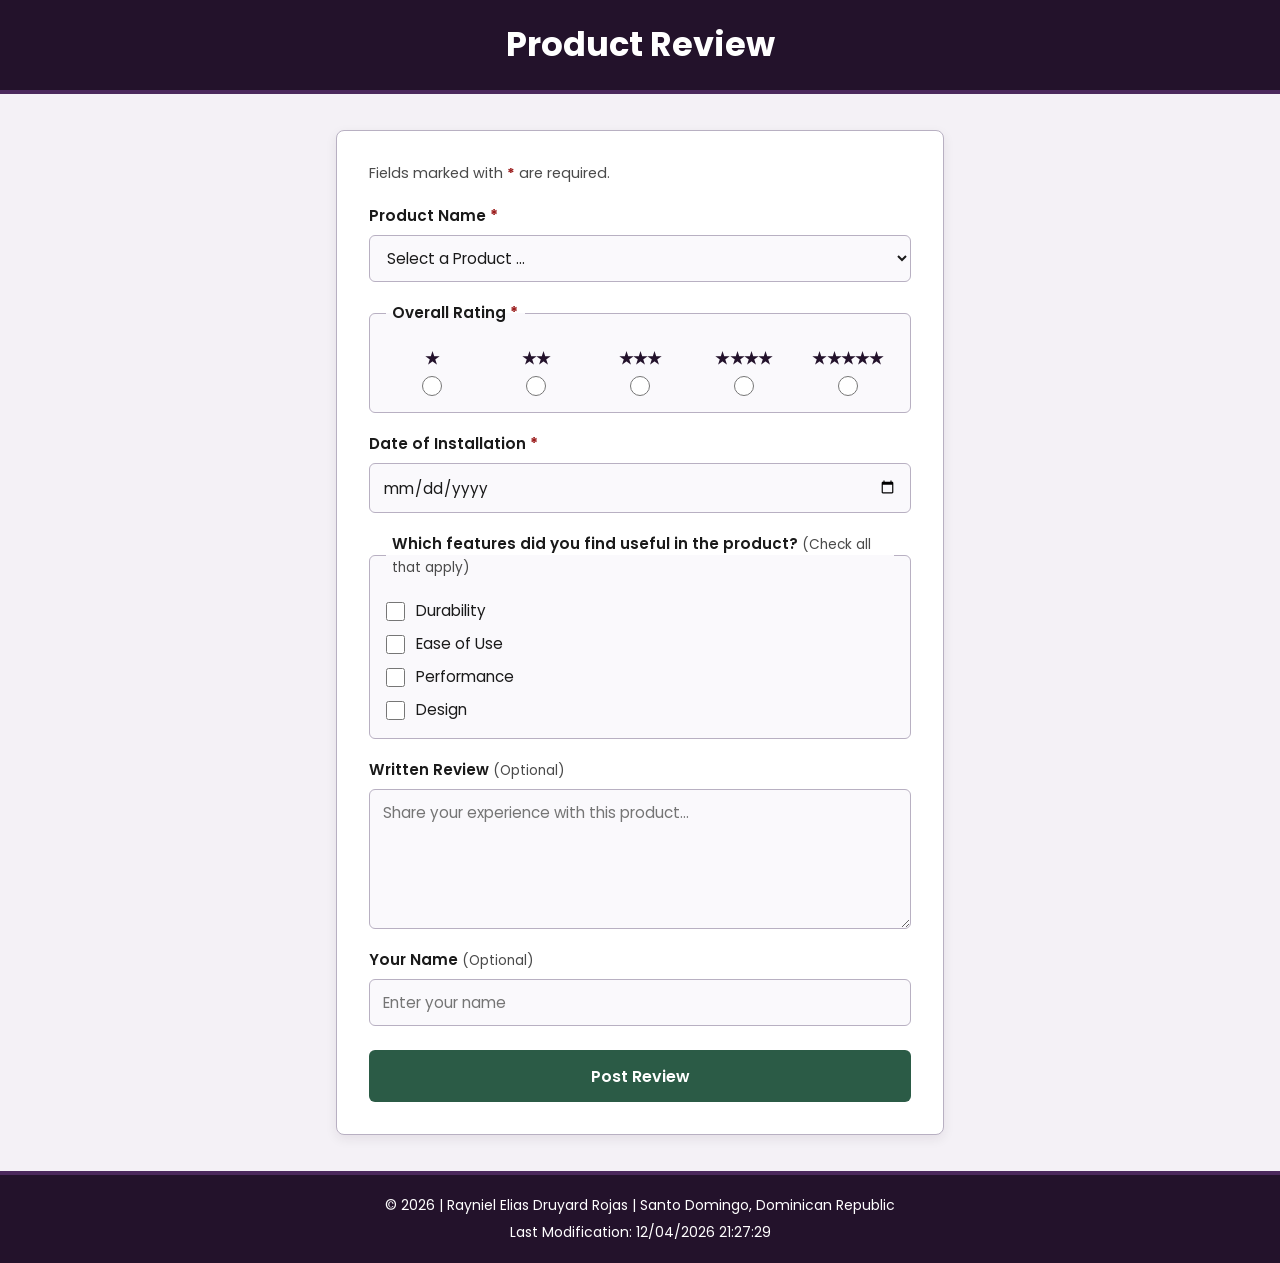
<file: form.html>
<!DOCTYPE html>
<html lang="en">
<head>
    <meta charset="UTF-8">
    <meta name="viewport" content="width=device-width, initial-scale=1.0">
    <title>Product Review Form | WDD 131</title>
    <meta name="description" content="Submit a product review with star rating, installation date, useful features, and optional comments for WDD 131.">
    <meta name="author" content="Rayniel Elias Druyard Rojas">
    <link rel="preconnect" href="https://fonts.googleapis.com">
    <link rel="preconnect" href="https://fonts.gstatic.com" crossorigin>
    <link href="https://fonts.googleapis.com/css2?family=Poppins:wght@400;600;700&display=swap" rel="stylesheet">
    <link rel="stylesheet" href="styles/form.css">
    <link rel="stylesheet" href="styles/form-large.css">
    <script src="scripts/form.js" defer></script>
</head>
<body>
    <header>
        <h1>Product Review</h1>
    </header>

    <main>
        <form method="get" action="review.html" class="review-form">
            <p class="form-note">Fields marked with <span class="required-mark" aria-hidden="true">*</span> are required.</p>

            <div class="form-group">
                <label for="product-select">Product Name <span class="required-mark">*</span></label>
                <select id="product-select" name="productName" required>
                    <option value="" disabled selected>Select a Product ...</option>
                </select>
            </div>

            <fieldset class="form-group rating-fieldset">
                <legend>Overall Rating <span class="required-mark">*</span></legend>
                <div class="rating-options">
                    <div class="rating-item">
                        <label for="rating-1" class="rating-label">
                            <span class="stars" aria-hidden="true">&#9733;</span>
                            <span class="sr-only">1 Star</span>
                        </label>
                        <input type="radio" id="rating-1" name="rating" value="1" required>
                    </div>
                    <div class="rating-item">
                        <label for="rating-2" class="rating-label">
                            <span class="stars" aria-hidden="true">&#9733;&#9733;</span>
                            <span class="sr-only">2 Stars</span>
                        </label>
                        <input type="radio" id="rating-2" name="rating" value="2" required>
                    </div>
                    <div class="rating-item">
                        <label for="rating-3" class="rating-label">
                            <span class="stars" aria-hidden="true">&#9733;&#9733;&#9733;</span>
                            <span class="sr-only">3 Stars</span>
                        </label>
                        <input type="radio" id="rating-3" name="rating" value="3" required>
                    </div>
                    <div class="rating-item">
                        <label for="rating-4" class="rating-label">
                            <span class="stars" aria-hidden="true">&#9733;&#9733;&#9733;&#9733;</span>
                            <span class="sr-only">4 Stars</span>
                        </label>
                        <input type="radio" id="rating-4" name="rating" value="4" required>
                    </div>
                    <div class="rating-item">
                        <label for="rating-5" class="rating-label">
                            <span class="stars" aria-hidden="true">&#9733;&#9733;&#9733;&#9733;&#9733;</span>
                            <span class="sr-only">5 Stars</span>
                        </label>
                        <input type="radio" id="rating-5" name="rating" value="5" required>
                    </div>
                </div>
            </fieldset>

            <div class="form-group">
                <label for="install-date">Date of Installation <span class="required-mark">*</span></label>
                <input type="date" id="install-date" name="installDate" required>
            </div>

            <fieldset class="form-group features-fieldset">
                <legend>Which features did you find useful in the product? <span class="optional-text">(Check all that apply)</span></legend>
                <div class="checkbox-group">
                    <label for="feature-durability" class="checkbox-label">
                        <input type="checkbox" id="feature-durability" name="features" value="durability">
                        <span>Durability</span>
                    </label>
                    <label for="feature-ease" class="checkbox-label">
                        <input type="checkbox" id="feature-ease" name="features" value="ease-of-use">
                        <span>Ease of Use</span>
                    </label>
                    <label for="feature-performance" class="checkbox-label">
                        <input type="checkbox" id="feature-performance" name="features" value="performance">
                        <span>Performance</span>
                    </label>
                    <label for="feature-design" class="checkbox-label">
                        <input type="checkbox" id="feature-design" name="features" value="design">
                        <span>Design</span>
                    </label>
                </div>
            </fieldset>

            <div class="form-group">
                <label for="written-review">Written Review <span class="optional-text">(Optional)</span></label>
                <textarea id="written-review" name="writtenReview" rows="5" placeholder="Share your experience with this product..."></textarea>
            </div>

            <div class="form-group">
                <label for="user-name">Your Name <span class="optional-text">(Optional)</span></label>
                <input type="text" id="user-name" name="userName" placeholder="Enter your name">
            </div>

            <div class="form-group submit-group">
                <input type="submit" value="Post Review" class="submit-btn">
            </div>
        </form>
    </main>

    <footer>
        <p>&copy; <span id="copyright-year"></span> | Rayniel Elias Druyard Rojas | Santo Domingo, Dominican Republic</p>
        <p id="last-modified"></p>
    </footer>
</body>
</html>
</file>
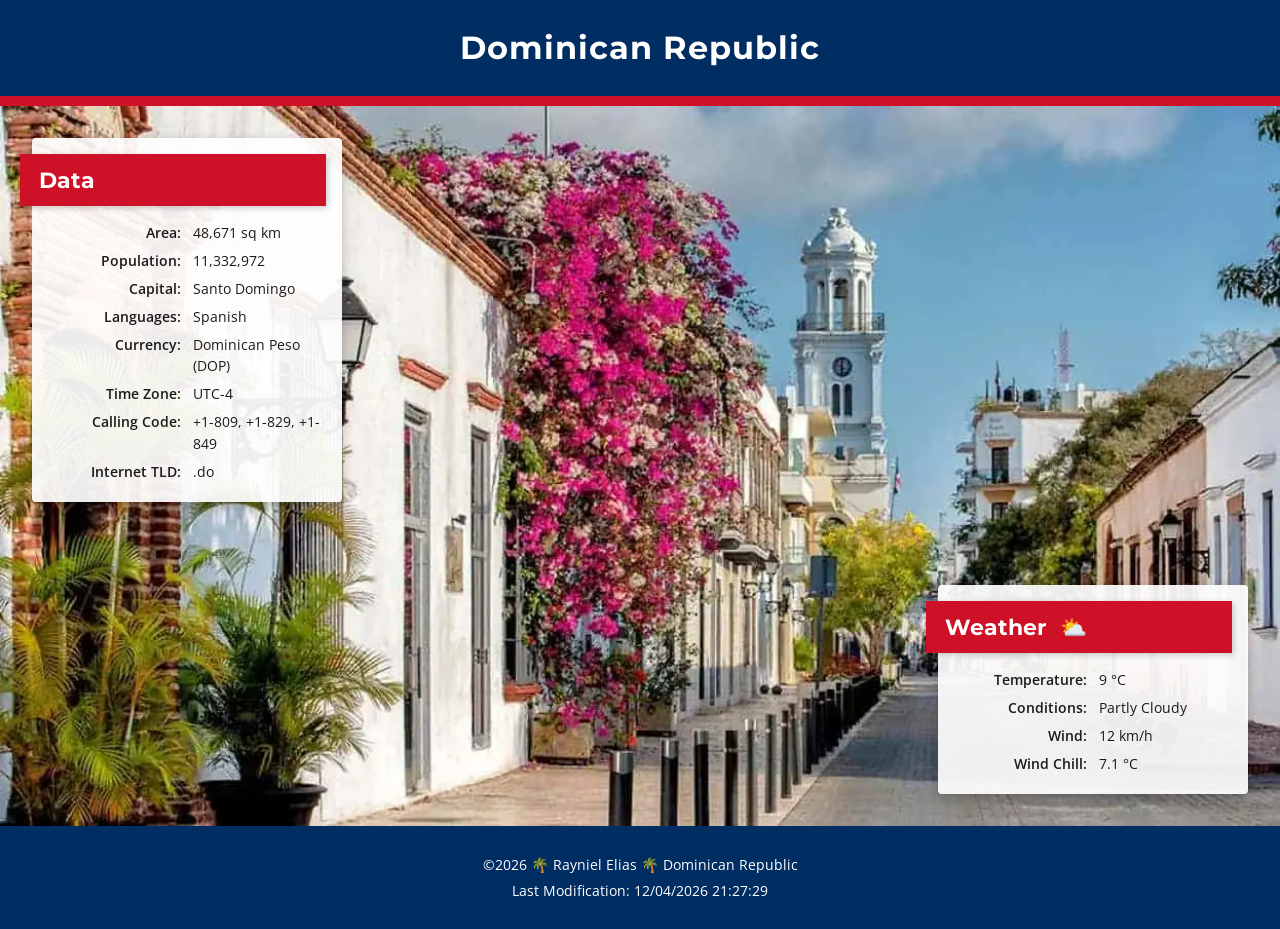
<file: place.html>
<!DOCTYPE html>
<html lang="en">
<head>
    <meta charset="UTF-8">
    <meta name="viewport" content="width=device-width, initial-scale=1.0">
    <title>Dominican Republic - Country Page | WDD 131</title>
    <meta name="description" content="Informational page about the Dominican Republic featuring key geographical data, weather conditions, and wind chill calculations.">
    <meta name="author" content="Rayniel Elias">
    
    <!-- Google Fonts -->
    <link rel="preconnect" href="https://fonts.googleapis.com">
    <link rel="preconnect" href="https://fonts.gstatic.com" crossorigin>
    <link href="https://fonts.googleapis.com/css2?family=Montserrat:wght@600;700&family=Open+Sans:wght@400;600&display=swap" rel="stylesheet">
    
    <!-- Stylesheet and JavaScript -->
    <link rel="stylesheet" href="styles/place.css">
    <script src="scripts/place.js" defer></script>
</head>
<body>
    <header>
        <h1>Dominican Republic</h1>
    </header>

    <main>
        <!-- Hero Image using srcset / picture element in WebP format -->
        <div class="hero">
            <picture>
                <source srcset="images/zona-colonial-large.webp" media="(min-width: 768px)">
                <img src="images/zona-colonial-small.webp" alt="Dominican Republic landscape view" width="500" height="750">
            </picture>
        </div>

        <!-- Data Section -->
        <section class="card data">
            <h2>Data</h2>
            <dl class="info-grid">
                <dt>Area:</dt>
                <dd>48,671 sq km</dd>
                <dt>Population:</dt>
                <dd>11,332,972</dd>
                <dt>Capital:</dt>
                <dd>Santo Domingo</dd>
                <dt>Languages:</dt>
                <dd>Spanish</dd>
                <dt>Currency:</dt>
                <dd>Dominican Peso (DOP)</dd>
                <dt>Time Zone:</dt>
                <dd>UTC-4</dd>
                <dt>Calling Code:</dt>
                <dd>+1-809, +1-829, +1-849</dd>
                <dt>Internet TLD:</dt>
                <dd>.do</dd>
            </dl>
        </section>

        <!-- Weather Section -->
        <section class="card weather">
            <h2>Weather</h2>
            <!-- Inline SVG Icon visible only in mobile view -->
            <svg class="weather-svg" viewBox="0 0 64 64" width="80" height="80" aria-label="Weather icon" role="img">
                <circle cx="32" cy="32" r="14" fill="#FFA500"/>
                <path d="M46 38H22a10 10 0 0 1 0-20 12 12 0 0 1 23.4 3.5A8 8 0 0 1 46 38z" fill="#B0C4DE"/>
            </svg>
            <dl class="info-grid">
                <dt>Temperature:</dt>
                <dd><span id="temp">9</span> °C</dd>
                <dt>Conditions:</dt>
                <dd>Partly Cloudy</dd>
                <dt>Wind:</dt>
                <dd><span id="wind">12</span> km/h</dd>
                <dt>Wind Chill:</dt>
                <dd><span id="windchill"></span></dd>
            </dl>
        </section>
    </main>

    <footer>
        <p>&copy;<span id="currentyear"></span> 🌴 Rayniel Elias 🌴 Dominican Republic</p>
        <p id="lastModified"></p>
    </footer>
</body>
</html>
</file>
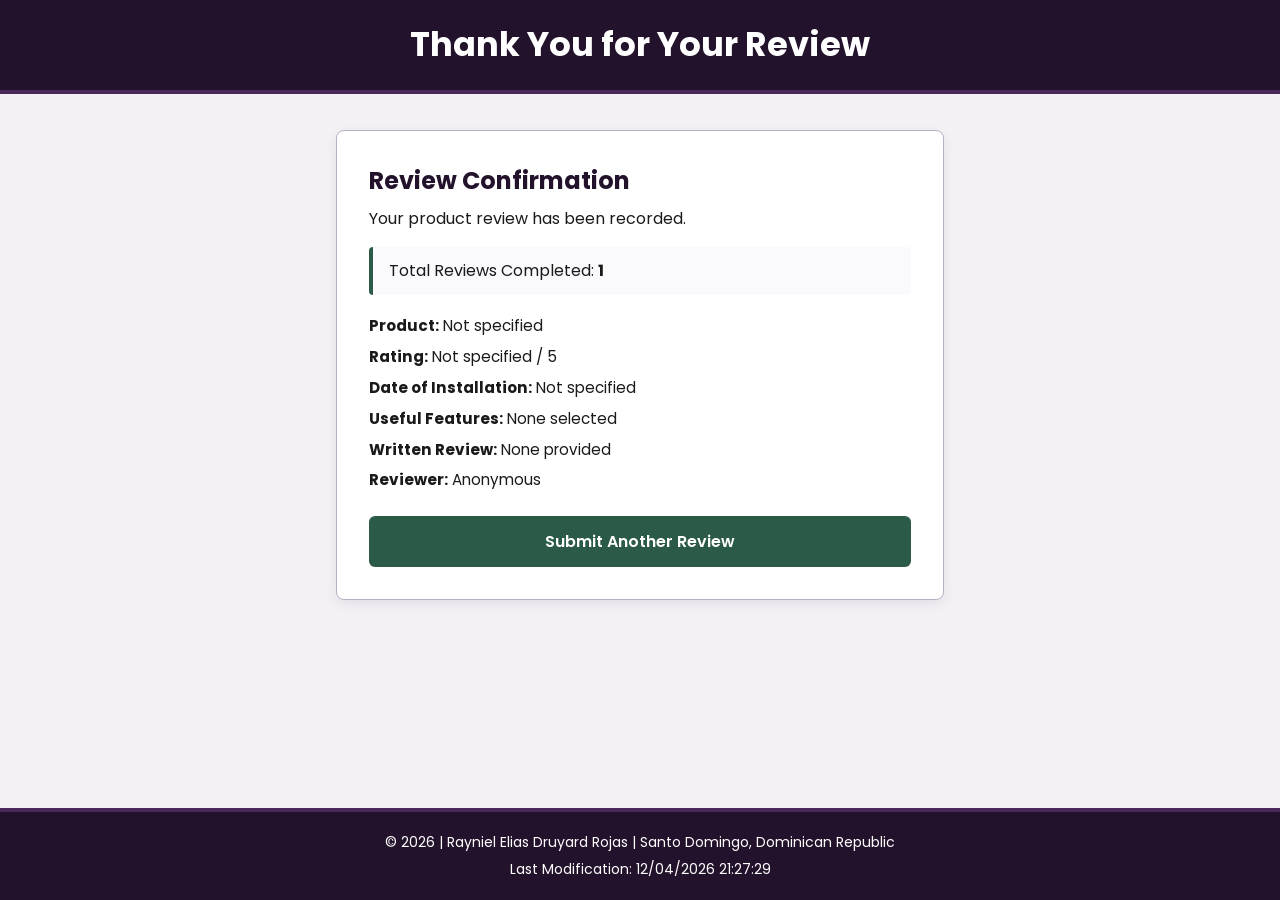
<file: review.html>
<!DOCTYPE html>
<html lang="en">
<head>
    <meta charset="UTF-8">
    <meta name="viewport" content="width=device-width, initial-scale=1.0">
    <title>Review Submitted | Product Review Form</title>
    <meta name="description" content="Confirmation page for submitted product reviews and total completed review counter.">
    <meta name="author" content="Rayniel Elias Druyard Rojas">
    <link rel="preconnect" href="https://fonts.googleapis.com">
    <link rel="preconnect" href="https://fonts.gstatic.com" crossorigin>
    <link href="https://fonts.googleapis.com/css2?family=Poppins:wght@400;600;700&display=swap" rel="stylesheet">
    <link rel="stylesheet" href="styles/form.css">
    <link rel="stylesheet" href="styles/form-large.css">
    <script src="scripts/review.js" defer></script>
</head>
<body>
    <header>
        <h1>Thank You for Your Review</h1>
    </header>

    <main>
        <section class="confirmation-card" aria-live="polite">
            <h2>Review Confirmation</h2>
            <p class="confirmation-message">Your product review has been recorded.</p>
            <p class="review-counter">Total Reviews Completed: <strong id="review-count">0</strong></p>
            <div id="review-summary" class="review-summary"></div>
            <a href="form.html" class="back-link">Submit Another Review</a>
        </section>
    </main>

    <footer>
        <p>&copy; <span id="copyright-year"></span> | Rayniel Elias Druyard Rojas | Santo Domingo, Dominican Republic</p>
        <p id="last-modified"></p>
    </footer>
</body>
</html>
</file>
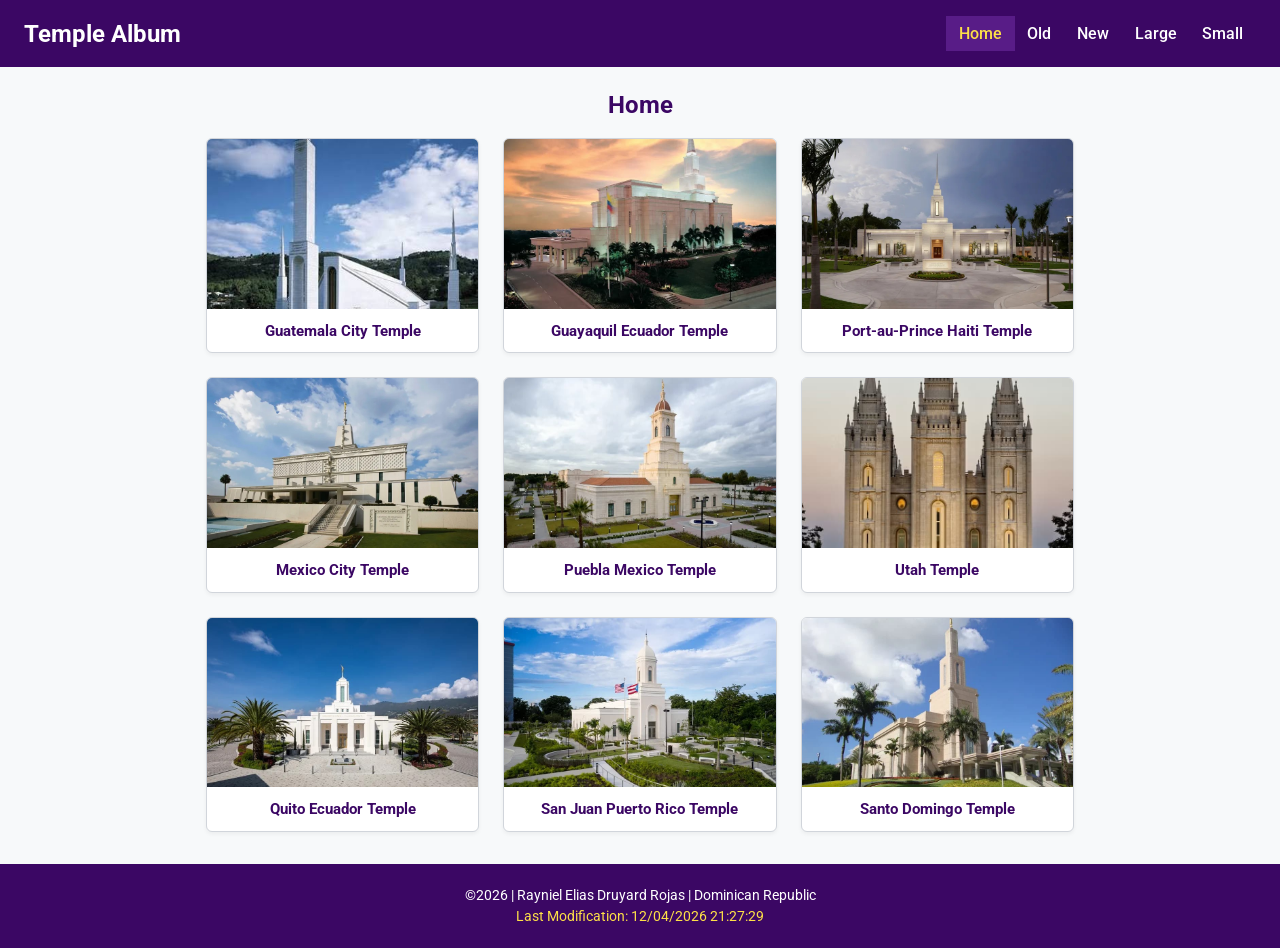
<file: temples.html>
<!DOCTYPE html>
<html lang="en">
<head>
    <meta charset="UTF-8">
    <meta name="viewport" content="width=device-width, initial-scale=1.0">
    <title>WDD 131 - Picture Album - Rayniel Elias Druyard Rojas</title>
    <meta name="description" content="WDD 131 Picture Album assignment showcasing a collection of Latter-day Saint temples using responsive design, CSS Grid, Flexbox, and JavaScript.">
    <meta name="author" content="Rayniel Elias Druyard Rojas">
    
    <link rel="preconnect" href="https://fonts.googleapis.com">
    <link rel="preconnect" href="https://fonts.gstatic.com" crossorigin>
    <link href="https://fonts.googleapis.com/css2?family=Roboto:wght@300;400;700&display=swap" rel="stylesheet">
    
    <link rel="stylesheet" href="styles/temples.css">
    <link rel="stylesheet" href="styles/temples-large.css">
    
    <script src="scripts/temples.js" defer></script>
</head>
<body>
    <header>
        <h1>Temple Album</h1>
        <button id="menu" aria-label="Toggle navigation menu"></button>
        <nav class="navigation">
            <a href="#" class="active">Home</a>
            <a href="#">Old</a>
            <a href="#">New</a>
            <a href="#">Large</a>
            <a href="#">Small</a>
        </nav>
    </header>

    <main>
        <h2>Home</h2>
        <div class="grid">
            <figure>
                <img src="images/guatemala_temple.jpg" alt="Guatemala City Temple" width="400" height="250" loading="lazy">
                <figcaption>Guatemala City Temple</figcaption>
            </figure>
            <figure>
                <img src="images/guayaquil_ecuador_temple.jpg" alt="Guayaquil Ecuador Temple" width="400" height="250" loading="lazy">
                <figcaption>Guayaquil Ecuador Temple</figcaption>
            </figure>
            <figure>
                <img src="images/haiti_temple.jpg" alt="Port-au-Prince Haiti Temple" width="400" height="250" loading="lazy">
                <figcaption>Port-au-Prince Haiti Temple</figcaption>
            </figure>
            <figure>
                <img src="images/mexico_city_temple.jpg" alt="Mexico City Temple" width="400" height="250" loading="lazy">
                <figcaption>Mexico City Temple</figcaption>
            </figure>
            <figure>
                <img src="images/puebla_mexico_temple.jpg" alt="Puebla Mexico Temple" width="400" height="250" loading="lazy">
                <figcaption>Puebla Mexico Temple</figcaption>
            </figure>
            <figure>
                <img src="images/utah_temple.jpg" alt="Utah Temple" width="400" height="250" loading="lazy">
                <figcaption>Utah Temple</figcaption>
            </figure>
            <figure>
                <img src="images/quito_ecuador_temple.jpg" alt="Quito Ecuador Temple" width="400" height="250" loading="lazy">
                <figcaption>Quito Ecuador Temple</figcaption>
            </figure>
            <figure>
                <img src="images/puerto_rico_temple.jpg" alt="Puerto Rico Temple" width="400" height="250" loading="lazy">
                <figcaption>San Juan Puerto Rico Temple</figcaption>
            </figure>
            <figure>
                <img src="images/santo_domingo_temple.jpg" alt="Santo Domingo Dominican Republic Temple" width="400" height="250" loading="lazy">
                <figcaption>Santo Domingo Temple</figcaption>
            </figure>
        </div>
    </main>

    <footer>
        <p>&copy;<span id="currentyear"></span> | Rayniel Elias Druyard Rojas | Dominican Republic</p>
        <p id="lastModified"></p>
    </footer>
</body>
</html>
</file>
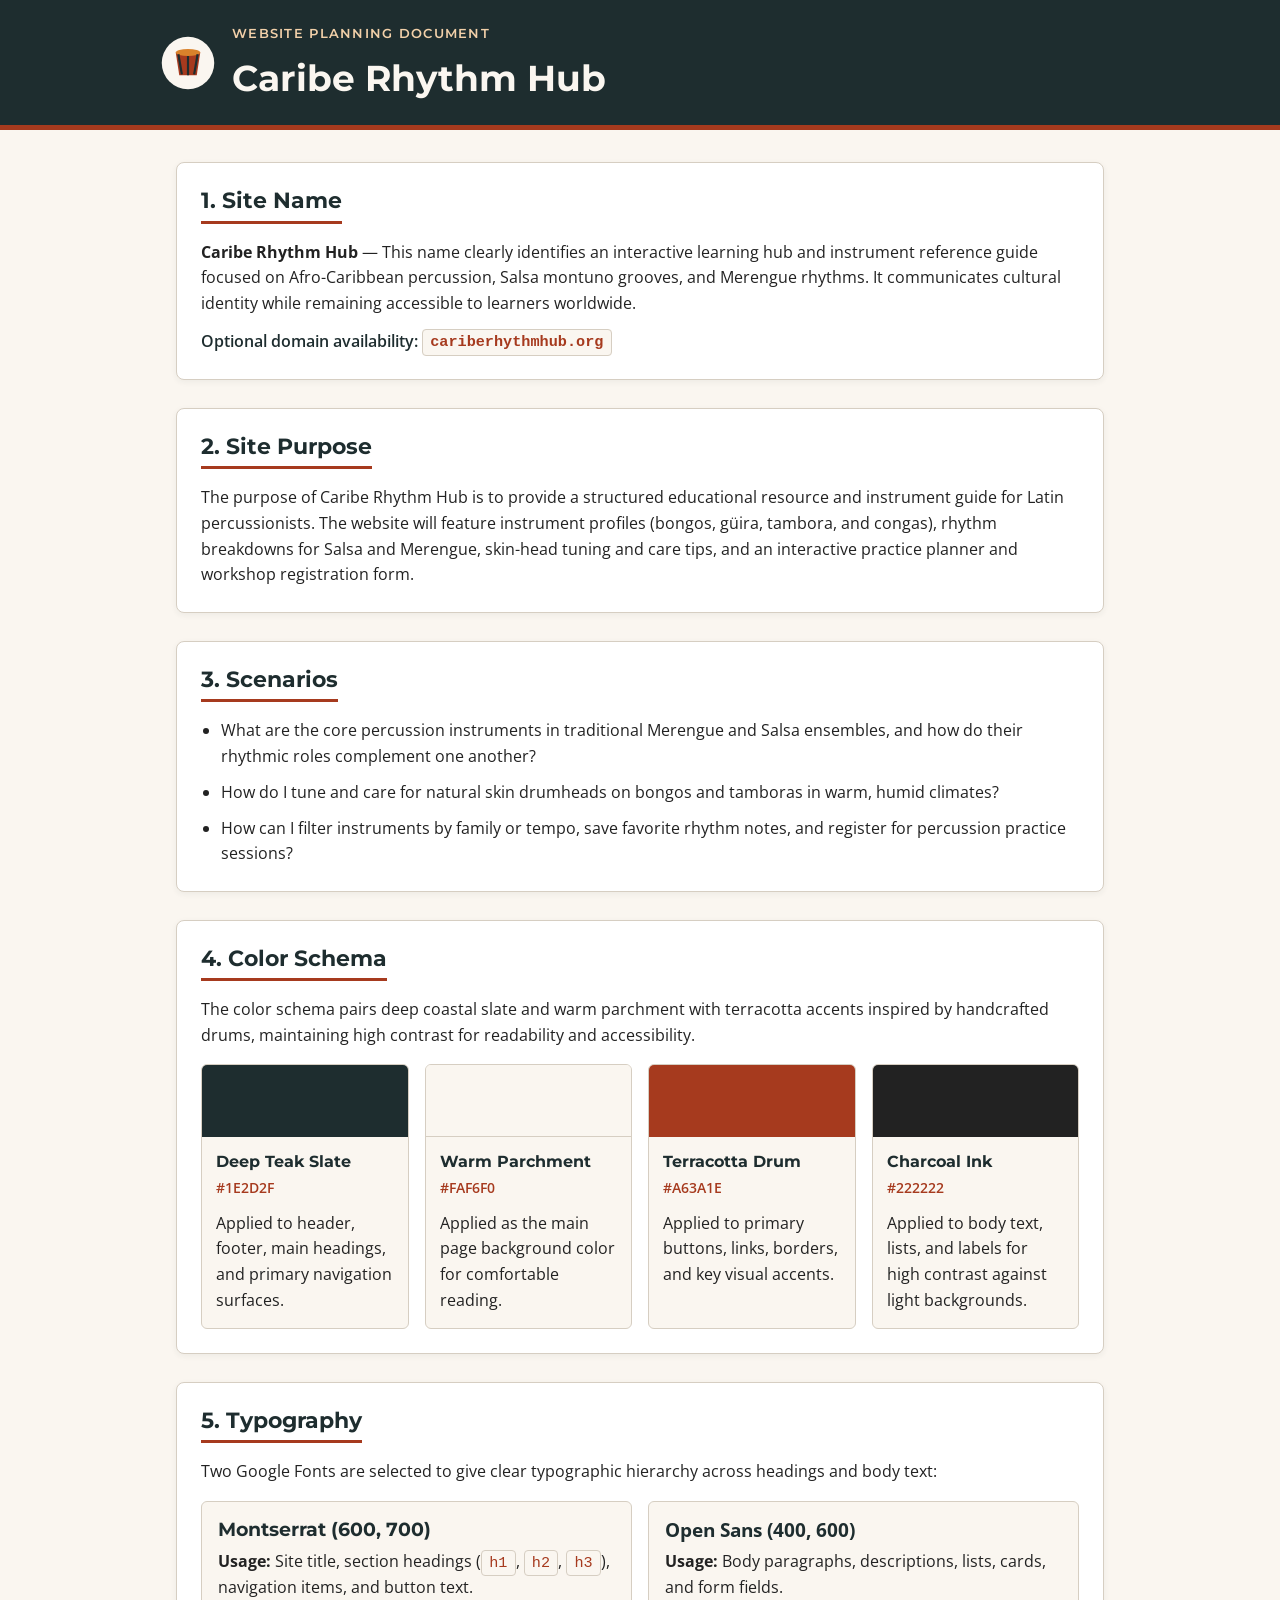
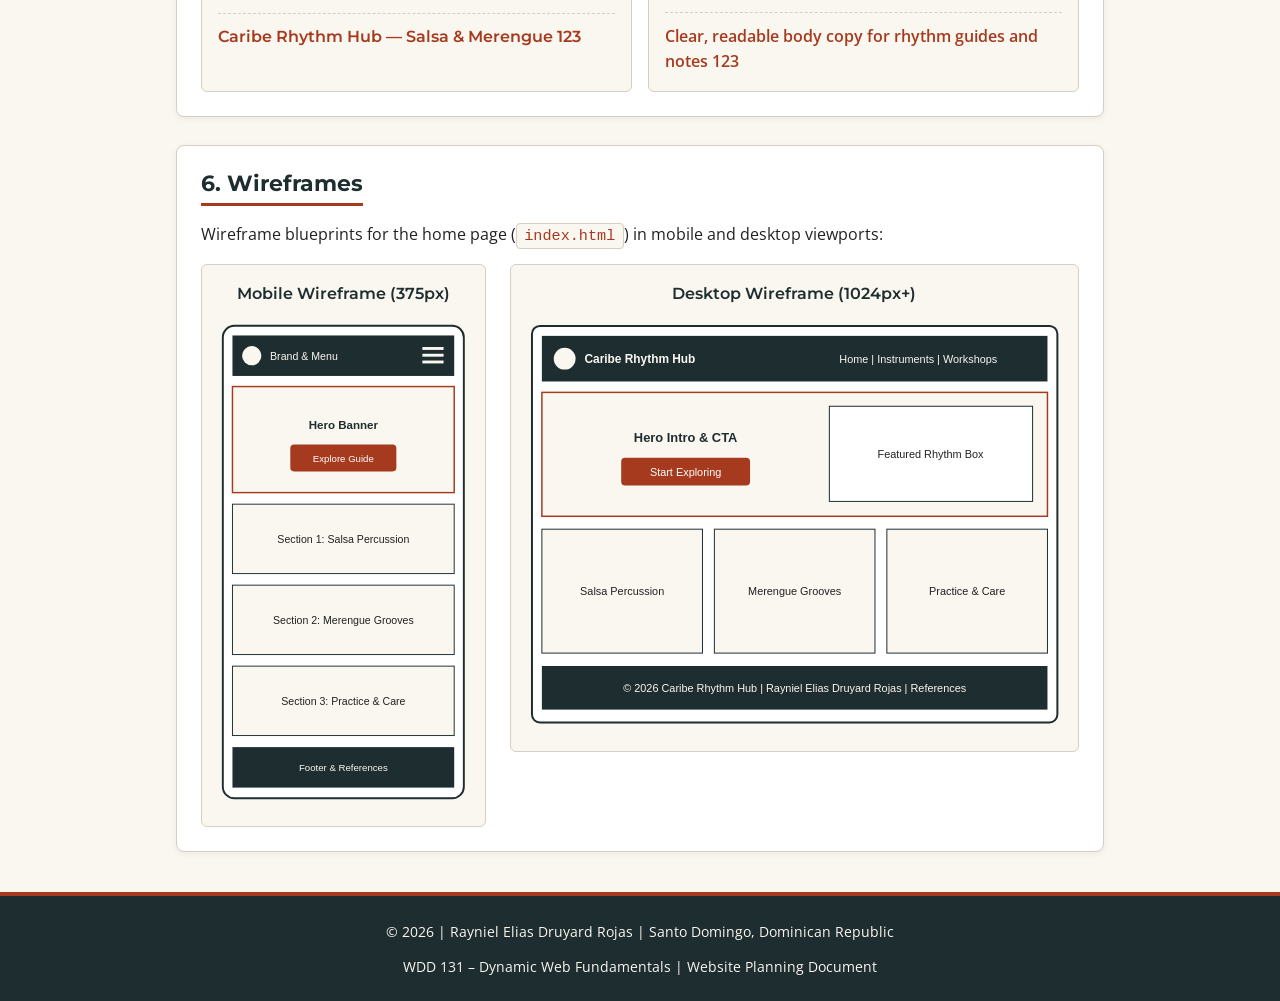
<file: project/siteplan.html>
<!DOCTYPE html>
<html lang="en">
<head>
    <meta charset="UTF-8">
    <meta name="viewport" content="width=device-width, initial-scale=1.0">
    <title>Site Plan | Caribe Rhythm Hub</title>
    <meta name="description" content="Website planning document for Caribe Rhythm Hub, covering site name, purpose, target audience scenarios, color schema, typography, and responsive wireframes.">
    <meta name="author" content="Rayniel Elias Druyard Rojas">
    <link rel="preconnect" href="https://fonts.googleapis.com">
    <link rel="preconnect" href="https://fonts.gstatic.com" crossorigin>
    <link href="https://fonts.googleapis.com/css2?family=Montserrat:wght@600;700&family=Open+Sans:wght@400;600&display=swap" rel="stylesheet">
    <link rel="stylesheet" href="styles/siteplan.css">
</head>
<body>
    <header>
        <div class="header-container">
            <svg class="site-logo" viewBox="0 0 64 64" width="56" height="56" role="img" aria-label="Caribe Rhythm Hub Drum Logo">
                <circle cx="32" cy="32" r="30" fill="#FAF6F0"/>
                <path d="M18 20 L46 20 L42 46 L22 46 Z" fill="#A63A1E"/>
                <ellipse cx="32" cy="20" rx="14" ry="4" fill="#D9822B"/>
                <line x1="21" y1="22" x2="25" y2="45" stroke="#1E2D2F" stroke-width="2.5"/>
                <line x1="32" y1="24" x2="32" y2="46" stroke="#1E2D2F" stroke-width="2.5"/>
                <line x1="43" y1="22" x2="39" y2="45" stroke="#1E2D2F" stroke-width="2.5"/>
            </svg>
            <div class="header-text">
                <p class="doc-label">WEBSITE PLANNING DOCUMENT</p>
                <h1>Caribe Rhythm Hub</h1>
            </div>
        </div>
    </header>

    <main>
        <section class="plan-section">
            <h2>1. Site Name</h2>
            <p><strong>Caribe Rhythm Hub</strong> &mdash; This name clearly identifies an interactive learning hub and instrument reference guide focused on Afro-Caribbean percussion, Salsa montuno grooves, and Merengue rhythms. It communicates cultural identity while remaining accessible to learners worldwide.</p>
            <p class="domain-note">Optional domain availability: <code>cariberhythmhub.org</code></p>
        </section>

        <section class="plan-section">
            <h2>2. Site Purpose</h2>
            <p>The purpose of Caribe Rhythm Hub is to provide a structured educational resource and instrument guide for Latin percussionists. The website will feature instrument profiles (bongos, güira, tambora, and congas), rhythm breakdowns for Salsa and Merengue, skin-head tuning and care tips, and an interactive practice planner and workshop registration form.</p>
        </section>

        <section class="plan-section">
            <h2>3. Scenarios</h2>
            <ul class="scenario-list">
                <li>What are the core percussion instruments in traditional Merengue and Salsa ensembles, and how do their rhythmic roles complement one another?</li>
                <li>How do I tune and care for natural skin drumheads on bongos and tamboras in warm, humid climates?</li>
                <li>How can I filter instruments by family or tempo, save favorite rhythm notes, and register for percussion practice sessions?</li>
            </ul>
        </section>

        <section class="plan-section">
            <h2>4. Color Schema</h2>
            <p>The color schema pairs deep coastal slate and warm parchment with terracotta accents inspired by handcrafted drums, maintaining high contrast for readability and accessibility.</p>
            <div class="color-grid">
                <div class="color-card">
                    <div class="swatch swatch-primary"></div>
                    <div class="swatch-info">
                        <h3>Deep Teak Slate</h3>
                        <p class="hex-code">#1E2D2F</p>
                        <p>Applied to header, footer, main headings, and primary navigation surfaces.</p>
                    </div>
                </div>
                <div class="color-card">
                    <div class="swatch swatch-background"></div>
                    <div class="swatch-info">
                        <h3>Warm Parchment</h3>
                        <p class="hex-code">#FAF6F0</p>
                        <p>Applied as the main page background color for comfortable reading.</p>
                    </div>
                </div>
                <div class="color-card">
                    <div class="swatch swatch-accent"></div>
                    <div class="swatch-info">
                        <h3>Terracotta Drum</h3>
                        <p class="hex-code">#A63A1E</p>
                        <p>Applied to primary buttons, links, borders, and key visual accents.</p>
                    </div>
                </div>
                <div class="color-card">
                    <div class="swatch swatch-text"></div>
                    <div class="swatch-info">
                        <h3>Charcoal Ink</h3>
                        <p class="hex-code">#222222</p>
                        <p>Applied to body text, lists, and labels for high contrast against light backgrounds.</p>
                    </div>
                </div>
            </div>
        </section>

        <section class="plan-section">
            <h2>5. Typography</h2>
            <p>Two Google Fonts are selected to give clear typographic hierarchy across headings and body text:</p>
            <div class="typo-grid">
                <div class="typo-card">
                    <h3 class="font-heading-sample">Montserrat (600, 700)</h3>
                    <p><strong>Usage:</strong> Site title, section headings (<code>h1</code>, <code>h2</code>, <code>h3</code>), navigation items, and button text.</p>
                    <p class="sample-preview font-heading-sample">Caribe Rhythm Hub &mdash; Salsa &amp; Merengue 123</p>
                </div>
                <div class="typo-card">
                    <h3 class="font-body-sample">Open Sans (400, 600)</h3>
                    <p><strong>Usage:</strong> Body paragraphs, descriptions, lists, cards, and form fields.</p>
                    <p class="sample-preview font-body-sample">Clear, readable body copy for rhythm guides and notes 123</p>
                </div>
            </div>
        </section>

        <section class="plan-section">
            <h2>6. Wireframes</h2>
            <p>Wireframe blueprints for the home page (<code>index.html</code>) in mobile and desktop viewports:</p>
            <div class="wireframe-grid">
                <figure class="wireframe-card">
                    <figcaption>Mobile Wireframe (375px)</figcaption>
                    <svg viewBox="0 0 260 500" role="img" aria-label="Mobile Homepage Wireframe">
                        <rect x="5" y="5" width="250" height="490" rx="12" fill="#FFFFFF" stroke="#1E2D2F" stroke-width="2"/>
                        <rect x="15" y="15" width="230" height="42" fill="#1E2D2F"/>
                        <circle cx="35" cy="36" r="10" fill="#FAF6F0"/>
                        <text x="54" y="40" fill="#FAF6F0" font-size="11" font-family="sans-serif">Brand &amp; Menu</text>
                        <rect x="212" y="27" width="22" height="3" fill="#FAF6F0"/>
                        <rect x="212" y="34" width="22" height="3" fill="#FAF6F0"/>
                        <rect x="212" y="41" width="22" height="3" fill="#FAF6F0"/>

                        <rect x="15" y="68" width="230" height="110" fill="#FAF6F0" stroke="#A63A1E" stroke-width="1.5"/>
                        <text x="130" y="112" text-anchor="middle" fill="#1E2D2F" font-size="12" font-weight="bold" font-family="sans-serif">Hero Banner</text>
                        <rect x="75" y="128" width="110" height="28" rx="4" fill="#A63A1E"/>
                        <text x="130" y="146" text-anchor="middle" fill="#FFFFFF" font-size="10" font-family="sans-serif">Explore Guide</text>

                        <rect x="15" y="190" width="230" height="72" fill="#FAF6F0" stroke="#1E2D2F" stroke-width="1"/>
                        <text x="130" y="230" text-anchor="middle" fill="#222222" font-size="11" font-family="sans-serif">Section 1: Salsa Percussion</text>

                        <rect x="15" y="274" width="230" height="72" fill="#FAF6F0" stroke="#1E2D2F" stroke-width="1"/>
                        <text x="130" y="314" text-anchor="middle" fill="#222222" font-size="11" font-family="sans-serif">Section 2: Merengue Grooves</text>

                        <rect x="15" y="358" width="230" height="72" fill="#FAF6F0" stroke="#1E2D2F" stroke-width="1"/>
                        <text x="130" y="398" text-anchor="middle" fill="#222222" font-size="11" font-family="sans-serif">Section 3: Practice &amp; Care</text>

                        <rect x="15" y="442" width="230" height="42" fill="#1E2D2F"/>
                        <text x="130" y="467" text-anchor="middle" fill="#FAF6F0" font-size="10" font-family="sans-serif">Footer &amp; References</text>
                    </svg>
                </figure>

                <figure class="wireframe-card">
                    <figcaption>Desktop Wireframe (1024px+)</figcaption>
                    <svg viewBox="0 0 540 410" role="img" aria-label="Desktop Homepage Wireframe">
                        <rect x="5" y="5" width="530" height="400" rx="8" fill="#FFFFFF" stroke="#1E2D2F" stroke-width="2"/>
                        <rect x="15" y="15" width="510" height="46" fill="#1E2D2F"/>
                        <circle cx="38" cy="38" r="11" fill="#FAF6F0"/>
                        <text x="58" y="42" fill="#FAF6F0" font-size="12" font-weight="bold" font-family="sans-serif">Caribe Rhythm Hub</text>
                        <text x="315" y="42" fill="#FAF6F0" font-size="11" font-family="sans-serif">Home   |   Instruments   |   Workshops</text>

                        <rect x="15" y="72" width="510" height="125" fill="#FAF6F0" stroke="#A63A1E" stroke-width="1.5"/>
                        <text x="160" y="122" text-anchor="middle" fill="#1E2D2F" font-size="13" font-weight="bold" font-family="sans-serif">Hero Intro &amp; CTA</text>
                        <rect x="95" y="138" width="130" height="28" rx="4" fill="#A63A1E"/>
                        <text x="160" y="156" text-anchor="middle" fill="#FFFFFF" font-size="11" font-family="sans-serif">Start Exploring</text>
                        <rect x="305" y="86" width="205" height="96" fill="#FFFFFF" stroke="#1E2D2F" stroke-width="1"/>
                        <text x="407" y="138" text-anchor="middle" fill="#222222" font-size="11" font-family="sans-serif">Featured Rhythm Box</text>

                        <rect x="15" y="210" width="162" height="125" fill="#FAF6F0" stroke="#1E2D2F" stroke-width="1"/>
                        <text x="96" y="276" text-anchor="middle" fill="#222222" font-size="11" font-family="sans-serif">Salsa Percussion</text>

                        <rect x="189" y="210" width="162" height="125" fill="#FAF6F0" stroke="#1E2D2F" stroke-width="1"/>
                        <text x="270" y="276" text-anchor="middle" fill="#222222" font-size="11" font-family="sans-serif">Merengue Grooves</text>

                        <rect x="363" y="210" width="162" height="125" fill="#FAF6F0" stroke="#1E2D2F" stroke-width="1"/>
                        <text x="444" y="276" text-anchor="middle" fill="#222222" font-size="11" font-family="sans-serif">Practice &amp; Care</text>

                        <rect x="15" y="348" width="510" height="44" fill="#1E2D2F"/>
                        <text x="270" y="374" text-anchor="middle" fill="#FAF6F0" font-size="11" font-family="sans-serif">&copy; 2026 Caribe Rhythm Hub | Rayniel Elias Druyard Rojas | References</text>
                    </svg>
                </figure>
            </div>
        </section>
    </main>

    <footer>
        <p>&copy; 2026 | Rayniel Elias Druyard Rojas | Santo Domingo, Dominican Republic</p>
        <p>WDD 131 &ndash; Dynamic Web Fundamentals | Website Planning Document</p>
    </footer>
</body>
</html>
</file>
<file: styles/form.css>
:root {
    --primary-dark: #23122B;
    --primary-mid: #4B285C;
    --accent-btn: #2B5B46;
    --accent-btn-hover: #1E4232;
    --page-bg: #F4F1F6;
    --card-bg: #FFFFFF;
    --field-bg: #FAF9FC;
    --text-main: #1A1A1A;
    --text-muted: #4A4A4A;
    --border-color: #B8B0C2;
    --required-color: #9B1C1C;
    --font-main: 'Poppins', sans-serif;
}

* {
    box-sizing: border-box;
    margin: 0;
    padding: 0;
}

body {
    font-family: var(--font-main);
    background-color: var(--page-bg);
    color: var(--text-main);
    line-height: 1.5;
    min-height: 100vh;
    display: flex;
    flex-direction: column;
}

header {
    background-color: var(--primary-dark);
    color: #FFFFFF;
    padding: 1.25rem 1rem;
    text-align: center;
    border-bottom: 4px solid var(--primary-mid);
}

header h1 {
    font-size: 1.75rem;
    font-weight: 700;
}

main {
    flex: 1;
    width: 100%;
    max-width: 640px;
    margin: 1.5rem auto;
    padding: 0 1rem;
}

.review-form,
.confirmation-card {
    background-color: var(--card-bg);
    border: 1px solid var(--border-color);
    border-radius: 8px;
    padding: 1.5rem;
    box-shadow: 0 4px 12px rgba(35, 18, 43, 0.08);
}

.form-note {
    font-size: 0.9rem;
    color: var(--text-muted);
    margin-bottom: 1.25rem;
}

.required-mark {
    color: var(--required-color);
    font-weight: 700;
}

.optional-text {
    font-size: 0.85rem;
    font-weight: 400;
    color: var(--text-muted);
}

.form-group {
    margin-bottom: 1.25rem;
    display: flex;
    flex-direction: column;
    gap: 0.45rem;
}

label,
legend {
    font-size: 0.95rem;
    font-weight: 600;
    color: var(--text-main);
}

select,
input[type="date"],
input[type="text"],
textarea {
    width: 100%;
    padding: 0.7rem 0.8rem;
    font-family: var(--font-main);
    font-size: 0.95rem;
    color: var(--text-main);
    background-color: var(--field-bg);
    border: 1.5px solid var(--border-color);
    border-radius: 6px;
}

select:focus,
input[type="date"]:focus,
input[type="text"]:focus,
textarea:focus,
input[type="radio"]:focus,
input[type="checkbox"]:focus,
.submit-btn:focus,
.back-link:focus {
    outline: 3px solid var(--primary-mid);
    outline-offset: 2px;
}

fieldset {
    border: 1px solid var(--border-color);
    border-radius: 6px;
    padding: 1rem;
    background-color: var(--field-bg);
}

legend {
    padding: 0 0.4rem;
}

.rating-options {
    display: grid;
    grid-template-columns: repeat(5, 1fr);
    gap: 0.4rem;
    margin-top: 0.35rem;
}

.rating-item {
    display: flex;
    flex-direction: column;
    align-items: center;
    gap: 0.35rem;
    text-align: center;
}

.rating-label {
    cursor: pointer;
    font-size: 0.85rem;
}

.stars {
    color: var(--primary-dark);
    font-size: 0.9rem;
    letter-spacing: 0.02em;
}

input[type="radio"] {
    width: 1.25rem;
    height: 1.25rem;
    cursor: pointer;
    accent-color: var(--primary-mid);
}

.checkbox-group {
    display: flex;
    flex-direction: column;
    gap: 0.65rem;
    margin-top: 0.35rem;
}

.checkbox-label {
    display: flex;
    align-items: center;
    gap: 0.65rem;
    font-weight: 400;
    cursor: pointer;
}

input[type="checkbox"] {
    width: 1.2rem;
    height: 1.2rem;
    cursor: pointer;
    accent-color: var(--primary-mid);
    flex-shrink: 0;
}

textarea {
    resize: vertical;
    min-height: 110px;
}

.submit-group {
    margin-top: 1.5rem;
    margin-bottom: 0;
}

.submit-btn,
.back-link {
    display: inline-block;
    width: 100%;
    padding: 0.85rem 1.25rem;
    background-color: var(--accent-btn);
    color: #FFFFFF;
    font-family: var(--font-main);
    font-size: 1rem;
    font-weight: 600;
    text-align: center;
    text-decoration: none;
    border: none;
    border-radius: 6px;
    cursor: pointer;
}

.submit-btn:hover,
.back-link:hover {
    background-color: var(--accent-btn-hover);
}

.confirmation-card h2 {
    color: var(--primary-dark);
    margin-bottom: 0.5rem;
}

.review-counter {
    margin: 1rem 0;
    padding: 0.75rem 1rem;
    background-color: var(--field-bg);
    border-left: 4px solid var(--accent-btn);
    border-radius: 4px;
}

.review-summary {
    margin: 1.25rem 0 1.5rem;
    display: grid;
    gap: 0.5rem;
    font-size: 0.95rem;
}

.sr-only {
    position: absolute;
    width: 1px;
    height: 1px;
    padding: 0;
    margin: -1px;
    overflow: hidden;
    clip: rect(0, 0, 0, 0);
    white-space: nowrap;
    border: 0;
}

footer {
    background-color: var(--primary-dark);
    color: #FFFFFF;
    text-align: center;
    padding: 1.25rem 1rem;
    font-size: 0.875rem;
    border-top: 4px solid var(--primary-mid);
}

footer p + p {
    margin-top: 0.35rem;
}
</file>
<file: styles/form-large.css>
@media (min-width: 640px) {
    header h1 {
        font-size: 2.1rem;
    }

    main {
        margin: 2.25rem auto;
    }

    .review-form,
    .confirmation-card {
        padding: 2rem;
    }

    .rating-options {
        gap: 0.75rem;
    }

    .stars {
        font-size: 1rem;
    }
}
</file>
<file: styles/place.css>
:root {
    --primary-color: #002D62;      /* Navy Blue */
    --secondary-color: #CE1126;    /* Vermilion Red */
    --accent-light: #FFFFFF;       /* Pure White */
    --text-dark: #1A1A1A;          /* Dark text for high contrast */
    --card-bg: rgba(255, 255, 255, 0.92);
    --heading-font: 'Montserrat', sans-serif;
    --body-font: 'Open Sans', sans-serif;
}

* {
    margin: 0;
    padding: 0;
    box-sizing: border-box;
}

body {
    font-family: var(--body-font);
    color: var(--text-dark);
    background-color: var(--accent-light);
    line-height: 1.5;
}

/* Header Styles */
header {
    background-color: var(--primary-color);
    color: var(--accent-light);
    text-align: center;
    padding: 1.5rem 1rem;
    border-bottom: 10px solid var(--secondary-color);
}

header h1 {
    font-family: var(--heading-font);
    font-size: 2rem;
    letter-spacing: 1px;
}

/* Hero Image Styles */
.hero img {
    width: 100%;
    height: auto;
    display: block;
    object-fit: cover;
    border-bottom: 4px solid var(--primary-color);
}

/* Cards (Mobile View by default) */
.card {
    padding: 1.5rem 1rem;
    text-align: center;
    border-bottom: 1px solid #dddddd;
}

.card h2 {
    font-family: var(--heading-font);
    font-size: 1.5rem;
    margin-bottom: 1rem;
    color: var(--primary-color);
}

.weather-svg {
    width: 80px;
    height: 80px;
    margin: 0 auto 1rem auto;
    display: block;
}

/* Info Grid Alignment */
.info-grid {
    display: grid;
    grid-template-columns: 1fr 1fr;
    gap: 0.4rem 0.75rem;
    max-width: 340px;
    margin: 0 auto;
    font-size: 0.95rem;
}

.info-grid dt {
    font-weight: 600;
    text-align: right;
}

.info-grid dd {
    text-align: left;
}

/* Footer Styles */
footer {
    background-color: var(--primary-color);
    color: var(--accent-light);
    text-align: center;
    padding: 1.5rem 1rem;
    font-size: 0.9rem;
}

footer p {
    margin: 0.25rem 0;
}

/* =========================================
   DESKTOP VIEW (Media Query >= 768px)
   ========================================= */
@media (min-width: 768px) {
    main {
        position: relative;
    }

    .hero img {
        border-bottom: none;
        max-height: 750px;
    }

    .card {
        position: absolute;
        background-color: var(--card-bg);
        width: 310px;
        padding: 0 0 1.25rem 0;
        border-bottom: none;
        box-shadow: 0 4px 12px rgba(0, 0, 0, 0.25);
        border-radius: 4px;
    }

    /* Desktop Positioning based on wireframe */
    .data {
        top: 2rem;
        left: 2rem;
    }

    .weather {
        bottom: 2rem;
        right: 2rem;
    }

    .card h2 {
        background-color: var(--secondary-color);
        color: var(--accent-light);
        text-align: left;
        padding: 0.6rem 1.2rem;
        margin: 1rem 1rem 1rem -0.75rem;
        font-size: 1.35rem;
        box-shadow: 2px 2px 6px rgba(0, 0, 0, 0.2);
    }

    /* Hide SVG in desktop view */
    .weather-svg {
        display: none;
    }

    /* Pseudo-element emoticon only in wider view */
    .weather h2::after {
        content: " ⛅";
        margin-left: 0.5rem;
    }

    .info-grid {
        padding: 0 1rem;
        font-size: 0.9rem;
    }
}
</file>
<file: styles/temples.css>
/* Basic reset */
* {
  margin: 0;
  padding: 0;
  box-sizing: border-box;
}

body {
  font-family: 'Roboto', sans-serif;
  background-color: #f7f9fa;
  color: #333;
}

/* Header and Nav styling */
header {
  background-color: #3b0764;
  color: #fff;
  display: flex;
  justify-content: space-between;
  align-items: center;
  padding: 1rem 1.5rem;
  position: relative;
}

header h1 {
  font-size: 1.5rem;
}

#menu {
  background: none;
  border: none;
  color: #fff;
  font-size: 1.8rem;
  cursor: pointer;
}

#menu::before {
  content: "≡";
}

#menu.open::before {
  content: "X";
}

.navigation {
  display: none;
  flex-direction: column;
  position: absolute;
  top: 100%;
  left: 0;
  width: 100%;
  background-color: #2e054f;
  list-style: none;
}

.navigation.open {
  display: flex;
}

.navigation a {
  display: block;
  padding: 1rem;
  color: #fff;
  text-decoration: none;
  text-align: center;
  font-weight: 500;
}

.navigation a:hover,
.navigation a.active {
  background-color: #581c87;
  color: #fde047;
}

/* Main layout */
main {
  max-width: 900px;
  margin: 1.5rem auto;
  padding: 0 1rem;
}

main h2 {
  text-align: center;
  margin-bottom: 1.2rem;
  color: #3b0764;
}

.grid {
  display: grid;
  grid-template-columns: 1fr;
  gap: 1.2rem;
}

figure {
  background-color: #fff;
  border: 1px solid #d1d5db;
  border-radius: 6px;
  overflow: hidden;
  box-shadow: 0 2px 4px rgba(0,0,0,0.05);
  text-align: center;
}

figure img {
  width: 100%;
  height: auto;
  aspect-ratio: 16 / 10;
  object-fit: cover;
  display: block;
}

figcaption {
  padding: 0.8rem;
  font-weight: 700;
  color: #3b0764;
  font-size: 0.95rem;
}

/* Footer styling */
footer {
  background-color: #3b0764;
  color: #fff;
  text-align: center;
  padding: 1.2rem;
  margin-top: 2rem;
  font-size: 0.9rem;
}

footer p {
  margin: 0.25rem 0;
}

#lastModified {
  color: #fde047;
}
</file>
<file: styles/temples-large.css>
@media screen and (min-width: 650px) {
  #menu {
    display: none;
  }

  .navigation {
    display: flex;
    flex-direction: row;
    position: static;
    width: auto;
    background: transparent;
  }

  .navigation a {
    padding: 0.5rem 0.8rem;
  }

  .grid {
    grid-template-columns: repeat(3, 1fr);
    gap: 1.5rem;
  }
}
</file>
<file: project/styles/siteplan.css>
:root {
    --primary-color: #1E2D2F;
    --bg-color: #FAF6F0;
    --accent-color: #A63A1E;
    --text-color: #222222;
    --card-bg: #FFFFFF;
    --border-color: #D6CEC2;
    --heading-font: 'Montserrat', sans-serif;
    --body-font: 'Open Sans', sans-serif;
}

* {
    box-sizing: border-box;
    margin: 0;
    padding: 0;
}

body {
    background-color: var(--bg-color);
    color: var(--text-color);
    font-family: var(--body-font);
    line-height: 1.6;
}

header {
    background-color: var(--primary-color);
    color: var(--bg-color);
    padding: 1.5rem 1rem;
    border-bottom: 5px solid var(--accent-color);
}

.header-container {
    max-width: 960px;
    margin: 0 auto;
    display: flex;
    align-items: center;
    gap: 1rem;
}

.site-logo {
    flex-shrink: 0;
}

.doc-label {
    font-family: var(--heading-font);
    font-size: 0.8rem;
    letter-spacing: 0.1em;
    color: #F2D0A9;
    font-weight: 600;
}

h1, h2, h3 {
    font-family: var(--heading-font);
    line-height: 1.25;
}

h1 {
    font-size: 1.85rem;
    color: var(--bg-color);
}

main {
    max-width: 960px;
    margin: 2rem auto;
    padding: 0 1rem;
    display: grid;
    gap: 1.75rem;
}

.plan-section {
    background-color: var(--card-bg);
    border: 1px solid var(--border-color);
    border-radius: 8px;
    padding: 1.5rem;
    box-shadow: 0 2px 6px rgba(30, 45, 47, 0.06);
}

h2 {
    color: var(--primary-color);
    font-size: 1.35rem;
    padding-bottom: 0.4rem;
    margin-bottom: 1rem;
    border-bottom: 3px solid var(--accent-color);
    display: inline-block;
}

p {
    margin-bottom: 0.75rem;
}

p:last-child {
    margin-bottom: 0;
}

.domain-note {
    margin-top: 0.5rem;
    font-weight: 600;
    color: var(--primary-color);
}

code {
    background-color: var(--bg-color);
    padding: 0.2rem 0.45rem;
    border-radius: 4px;
    border: 1px solid var(--border-color);
    font-size: 0.95rem;
    color: var(--accent-color);
}

.scenario-list {
    padding-left: 1.25rem;
    display: grid;
    gap: 0.65rem;
}

.color-grid {
    display: grid;
    grid-template-columns: repeat(auto-fit, minmax(200px, 1fr));
    gap: 1rem;
    margin-top: 1rem;
}

.color-card {
    border: 1px solid var(--border-color);
    border-radius: 6px;
    overflow: hidden;
    background-color: var(--bg-color);
}

.swatch {
    height: 72px;
    width: 100%;
}

.swatch-primary {
    background-color: #1E2D2F;
}

.swatch-background {
    background-color: #FAF6F0;
    border-bottom: 1px solid var(--border-color);
}

.swatch-accent {
    background-color: #A63A1E;
}

.swatch-text {
    background-color: #222222;
}

.swatch-info {
    padding: 0.9rem;
}

.swatch-info h3 {
    font-size: 1rem;
    color: var(--primary-color);
    margin-bottom: 0.25rem;
}

.hex-code {
    font-weight: 600;
    color: var(--accent-color);
    font-size: 0.9rem;
}

.typo-grid {
    display: grid;
    grid-template-columns: repeat(auto-fit, minmax(280px, 1fr));
    gap: 1rem;
    margin-top: 1rem;
}

.typo-card {
    background-color: var(--bg-color);
    border: 1px solid var(--border-color);
    border-radius: 6px;
    padding: 1rem;
}

.typo-card h3 {
    color: var(--primary-color);
    margin-bottom: 0.5rem;
}

.font-heading-sample {
    font-family: var(--heading-font);
}

.font-body-sample {
    font-family: var(--body-font);
}

.sample-preview {
    margin-top: 0.75rem;
    padding-top: 0.65rem;
    border-top: 1px dashed var(--border-color);
    color: var(--accent-color);
    font-weight: 600;
}

.wireframe-grid {
    display: grid;
    grid-template-columns: 1fr;
    gap: 1.5rem;
    margin-top: 1rem;
}

.wireframe-card {
    background-color: var(--bg-color);
    border: 1px solid var(--border-color);
    border-radius: 6px;
    padding: 1rem;
    text-align: center;
}

.wireframe-card figcaption {
    font-family: var(--heading-font);
    font-weight: 600;
    color: var(--primary-color);
    margin-bottom: 0.85rem;
}

.wireframe-card svg {
    width: 100%;
    height: auto;
    max-width: 100%;
}

footer {
    background-color: var(--primary-color);
    color: var(--bg-color);
    text-align: center;
    padding: 1.5rem 1rem;
    margin-top: 2.5rem;
    border-top: 4px solid var(--accent-color);
    font-size: 0.9rem;
}

@media (min-width: 768px) {
    h1 {
        font-size: 2.25rem;
    }

    .wireframe-grid {
        grid-template-columns: 1fr 2fr;
        align-items: start;
    }
}
</file>
